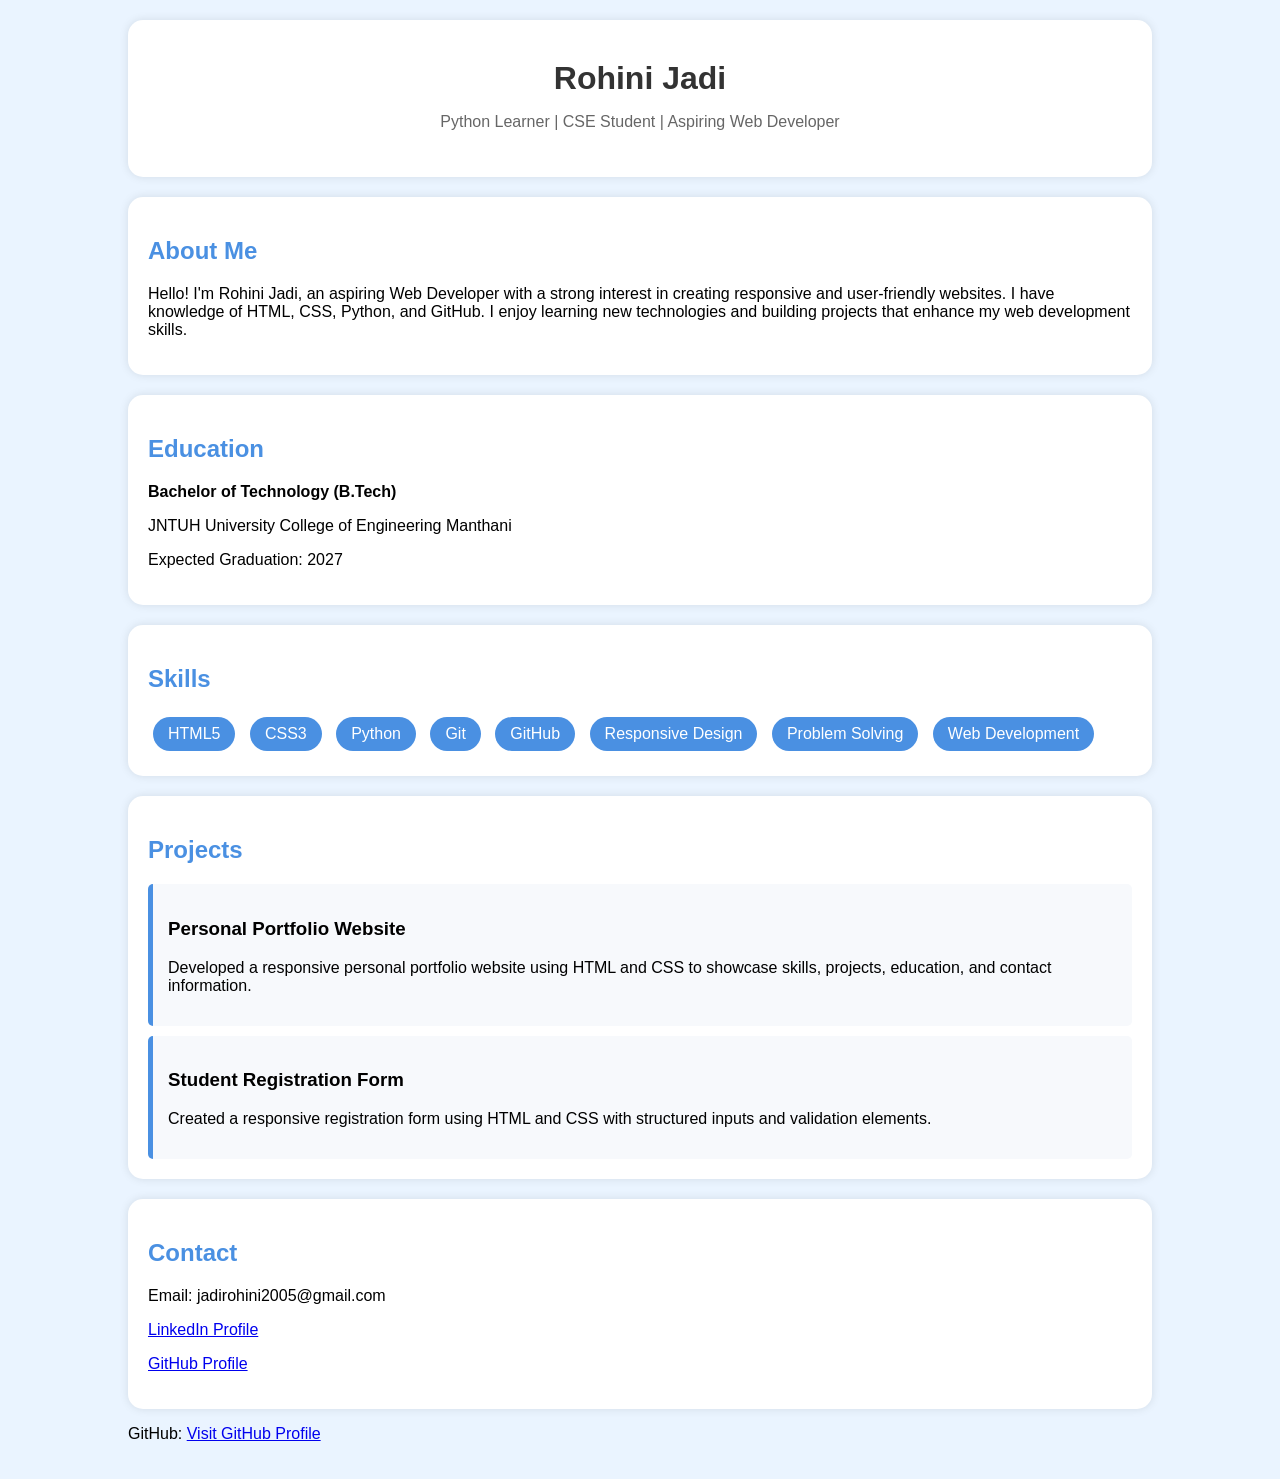
<file: Task1 Portfolio/index.html>
<!DOCTYPE html>
<html lang="en">
<head>
    <meta charset="UTF-8">
    <meta name="viewport" content="width=device-width, initial-scale=1.0">
    <title>Rohini Jadi Portfolio</title>
    <link rel="stylesheet" href="style.css">
</head>
<body>

    <div class="container">

        <div class="profile">
            <h1>Rohini Jadi</h1>
            <p>Python Learner | CSE Student | Aspiring Web Developer</p>
        </div>

        <div class="section">
            <h2>About Me</h2>
            <p>
                Hello! I'm Rohini Jadi, an aspiring Web Developer with a strong
                interest in creating responsive and user-friendly websites.
                I have knowledge of HTML, CSS, Python, and GitHub.
                I enjoy learning new technologies and building projects
                that enhance my web development skills.
            </p>
        </div>

        <div class="section">
            <h2>Education</h2>

            <p><strong>Bachelor of Technology (B.Tech)</strong></p>
            <p>JNTUH University College of Engineering Manthani</p>
            <p>Expected Graduation: 2027</p>
        </div>

        <div class="section">
            <h2>Skills</h2>

            <div class="skill">HTML5</div>
            <div class="skill">CSS3</div>
            <div class="skill">Python</div>
            <div class="skill">Git</div>
            <div class="skill">GitHub</div>
            <div class="skill">Responsive Design</div>
            <div class="skill">Problem Solving</div>
            <div class="skill">Web Development</div>
        </div>

        <div class="section">
            <h2>Projects</h2>

            <div class="project">
                <h3>Personal Portfolio Website</h3>
                <p>
                    Developed a responsive personal portfolio website using
                    HTML and CSS to showcase skills, projects,
                    education, and contact information.
                </p>
            </div>

            <div class="project">
                <h3>Student Registration Form</h3>
                <p>
                    Created a responsive registration form using HTML and CSS
                    with structured inputs and validation elements.
                </p>
            </div>
        </div>

        
         <div class="section">
              <h2>Contact</h2>

              <p>Email: jadirohini2005@gmail.com</p>

              <p>
        <a href="https://www.linkedin.com/in/rohini-jadi-b70475379/">
            LinkedIn Profile
        </a>
    </p>

    <p>
        <a href="https://github.com/Rohini542" target="_blank">
            GitHub Profile
        </a>
    </p>
</div>
</a>
            </p>

            <p>
                GitHub:
                <a href="https://github.com/Rohini542"
                   target="_blank"
                   rel="noopener noreferrer">
                    Visit GitHub Profile
                </a>
            </p>
        </div>

    </div>

</body>
</html>
</file>
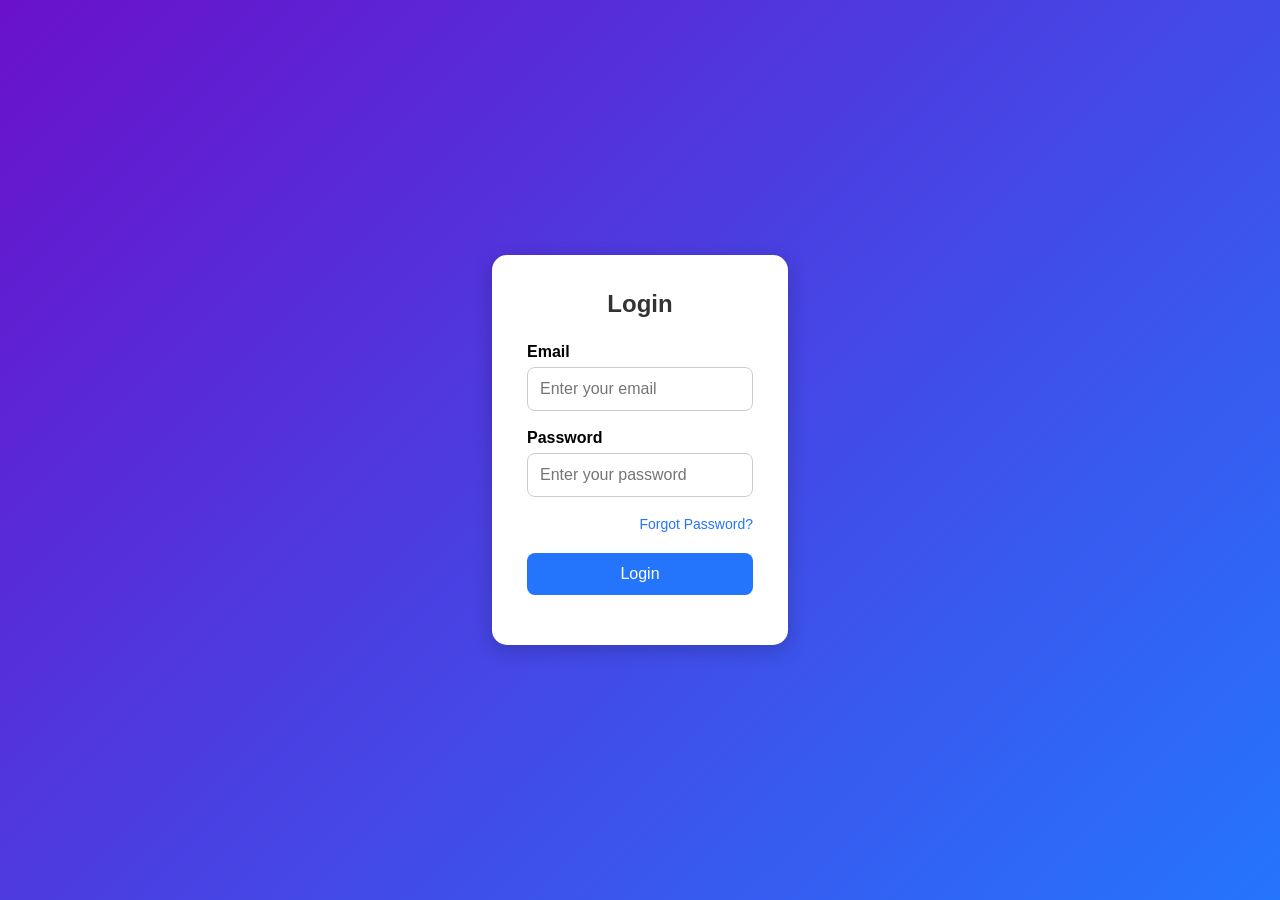
<file: Task2 Login Page/index.html>
<!DOCTYPE html>
<html lang="en">
<head>
    <meta charset="UTF-8">
    <meta name="viewport" content="width=device-width, initial-scale=1.0">
    <title>Login Page UI</title>
    <link rel="stylesheet" href="style.css">
</head>
<body>

    <div class="login-container">
        <div class="login-box">
            <h2>Login</h2>

            <form id="loginForm">
                <div class="input-group">
                    <label>Email</label>
                    <input type="email" id="email" placeholder="Enter your email" required>
                </div>

                <div class="input-group">
                    <label>Password</label>
                    <input type="password" id="password" placeholder="Enter your password" required>
                </div>

                <div class="forgot-password">
                    <a href="#">Forgot Password?</a>
                </div>

                <button type="submit">Login</button>

                <p id="message"></p>
            </form>
        </div>
    </div>

    <script>
        document.getElementById("loginForm").addEventListener("submit", function(event) {
            event.preventDefault();

            let email = document.getElementById("email").value;
            let password = document.getElementById("password").value;
            let message = document.getElementById("message");

            // Demo Login Credentials
            if(email === "admin@gmail.com" && password === "123456") {
                message.style.color = "green";
                message.innerText = "Login Successful!";
            } else {
                message.style.color = "red";
                message.innerText = "Invalid Email or Password!";
            }
        });
    </script>

</body>
</html>
</file>
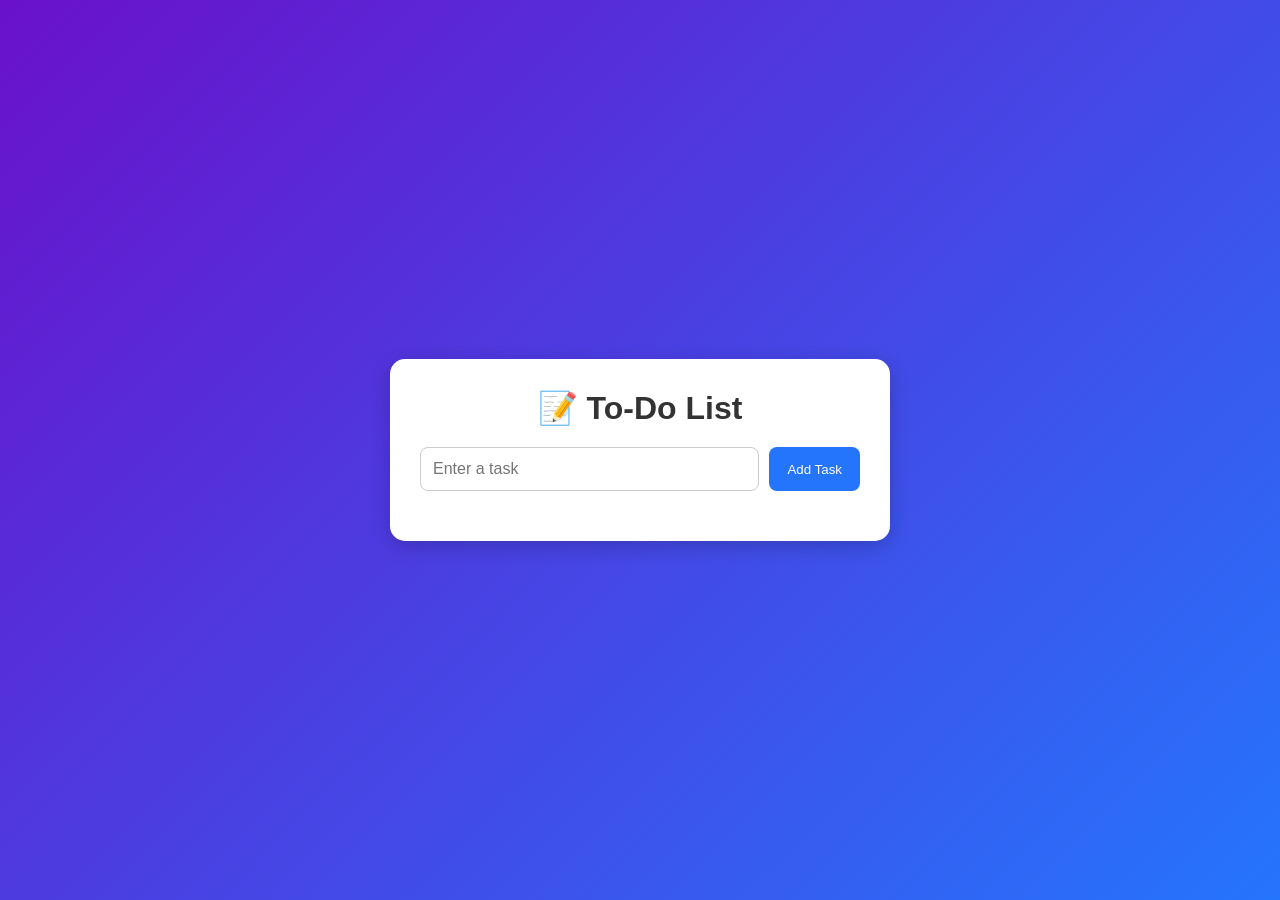
<file: Task3 To Do List/index.html>
<!DOCTYPE html>
<html lang="en">
<head>
    <meta charset="UTF-8">
    <meta name="viewport" content="width=device-width, initial-scale=1.0">
    <title>To-Do List App</title>
    <link rel="stylesheet" href="style.css">
</head>
<body>

<div class="container">
    <h1>📝 To-Do List</h1>

    <div class="input-section">
        <input type="text" id="taskInput" placeholder="Enter a task">
        <button id="addBtn">Add Task</button>
    </div>

    <ul id="taskList"></ul>
</div>

<script src="script.js"></script>

</body>
</html>
</file>
<file: Task1 Portfolio/style.css>
body{
    margin:0;
    font-family:Arial, sans-serif;
    background:#eaf4ff;
}

.container{
    width:80%;
    margin:auto;
    padding:20px;
}

.profile{
    text-align:center;
    background:white;
    padding:30px;
    border-radius:15px;
    box-shadow:0 0 10px rgba(0,0,0,0.1);
}

.profile img{
    width:150px;
    height:150px;
    border-radius:50%;
    border:4px solid #4a90e2;
}

.profile h1{
    margin:10px 0;
    color:#333;
}

.profile p{
    color:#666;
}

.section{
    background:white;
    margin-top:20px;
    padding:20px;
    border-radius:15px;
    box-shadow:0 0 10px rgba(0,0,0,0.1);
}

.section h2{
    color:#4a90e2;
}

.skill{
    display:inline-block;
    background:#4a90e2;
    color:white;
    padding:8px 15px;
    margin:5px;
    border-radius:20px;
}

.project{
    background:#f7f9fc;
    padding:15px;
    margin-top:10px;
    border-left:5px solid #4a90e2;
    border-radius:5px;
}
</file>
<file: Task2 Login Page/style.css>
*{
    margin:0;
    padding:0;
    box-sizing:border-box;
    font-family:Arial, sans-serif;
}

body{
    height:100vh;
    display:flex;
    justify-content:center;
    align-items:center;
    background:linear-gradient(135deg,#6a11cb,#2575fc);
}

.container{
    width:100%;
    padding:20px;
}

.login-box{
    max-width:400px;
    margin:auto;
    background:white;
    padding:35px;
    border-radius:15px;
    box-shadow:0 5px 20px rgba(0,0,0,0.2);
}

.login-box h2{
    text-align:center;
    margin-bottom:25px;
    color:#333;
}

.input-group{
    margin-bottom:18px;
}

.input-group label{
    display:block;
    margin-bottom:6px;
    font-weight:600;
}

.input-group input{
    width:100%;
    padding:12px;
    border:1px solid #ccc;
    border-radius:8px;
    font-size:16px;
}

.input-group input:focus{
    outline:none;
    border-color:#2575fc;
}

.forgot-password{
    text-align:right;
    margin-bottom:20px;
}

.forgot-password a{
    text-decoration:none;
    color:#2575fc;
    font-size:14px;
}

button{
    width:100%;
    padding:12px;
    border:none;
    border-radius:8px;
    background:#2575fc;
    color:white;
    font-size:16px;
    cursor:pointer;
}

button:hover{
    background:#1d5fd0;
}

#message{
    text-align:center;
    margin-top:15px;
    font-weight:bold;
}

@media(max-width:480px){
    .login-box{
        padding:25px;
    }
}
</file>
<file: Task3 To Do List/style.css>
*{
    margin:0;
    padding:0;
    box-sizing:border-box;
    font-family:Arial, sans-serif;
}

body{
    min-height:100vh;
    display:flex;
    justify-content:center;
    align-items:center;
    background:linear-gradient(135deg,#6a11cb,#2575fc);
    padding:20px;
}

.container{
    background:white;
    width:100%;
    max-width:500px;
    padding:30px;
    border-radius:15px;
    box-shadow:0 5px 20px rgba(0,0,0,0.2);
}

h1{
    text-align:center;
    margin-bottom:20px;
    color:#333;
}

.input-section{
    display:flex;
    gap:10px;
    margin-bottom:20px;
}

.input-section input{
    flex:1;
    padding:12px;
    border:1px solid #ccc;
    border-radius:8px;
    font-size:16px;
}

.input-section button{
    padding:12px 18px;
    border:none;
    border-radius:8px;
    background:#2575fc;
    color:white;
    cursor:pointer;
}

.input-section button:hover{
    background:#1557d6;
}

ul{
    list-style:none;
}

li{
    display:flex;
    justify-content:space-between;
    align-items:center;
    padding:12px;
    margin-bottom:10px;
    background:#f4f4f4;
    border-radius:8px;
}

.completed{
    text-decoration:line-through;
    color:gray;
}

.task-buttons{
    display:flex;
    gap:8px;
}

.complete-btn{
    background:green;
    color:white;
    border:none;
    padding:6px 10px;
    border-radius:5px;
    cursor:pointer;
}

.delete-btn{
    background:red;
    color:white;
    border:none;
    padding:6px 10px;
    border-radius:5px;
    cursor:pointer;
}

@media(max-width:500px){

    .input-section{
        flex-direction:column;
    }

    .input-section button{
        width:100%;
    }

}
</file>
